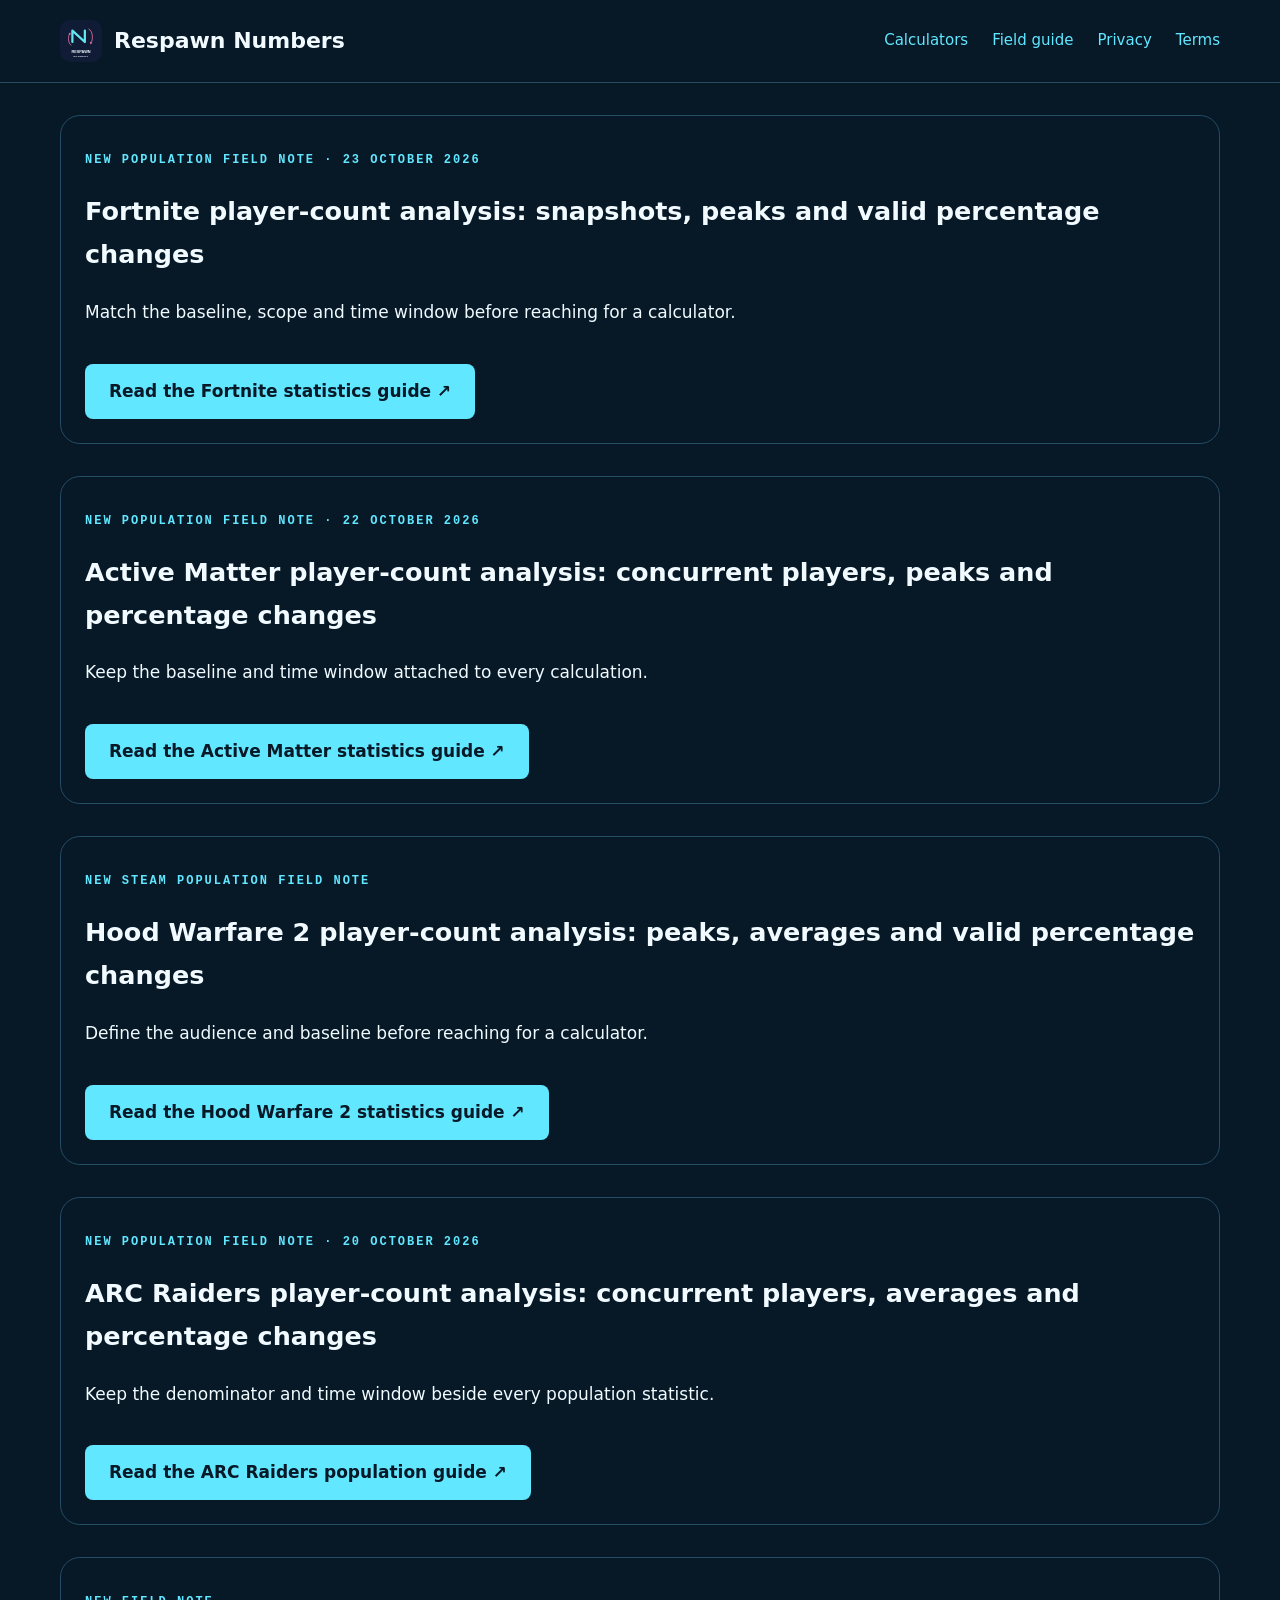
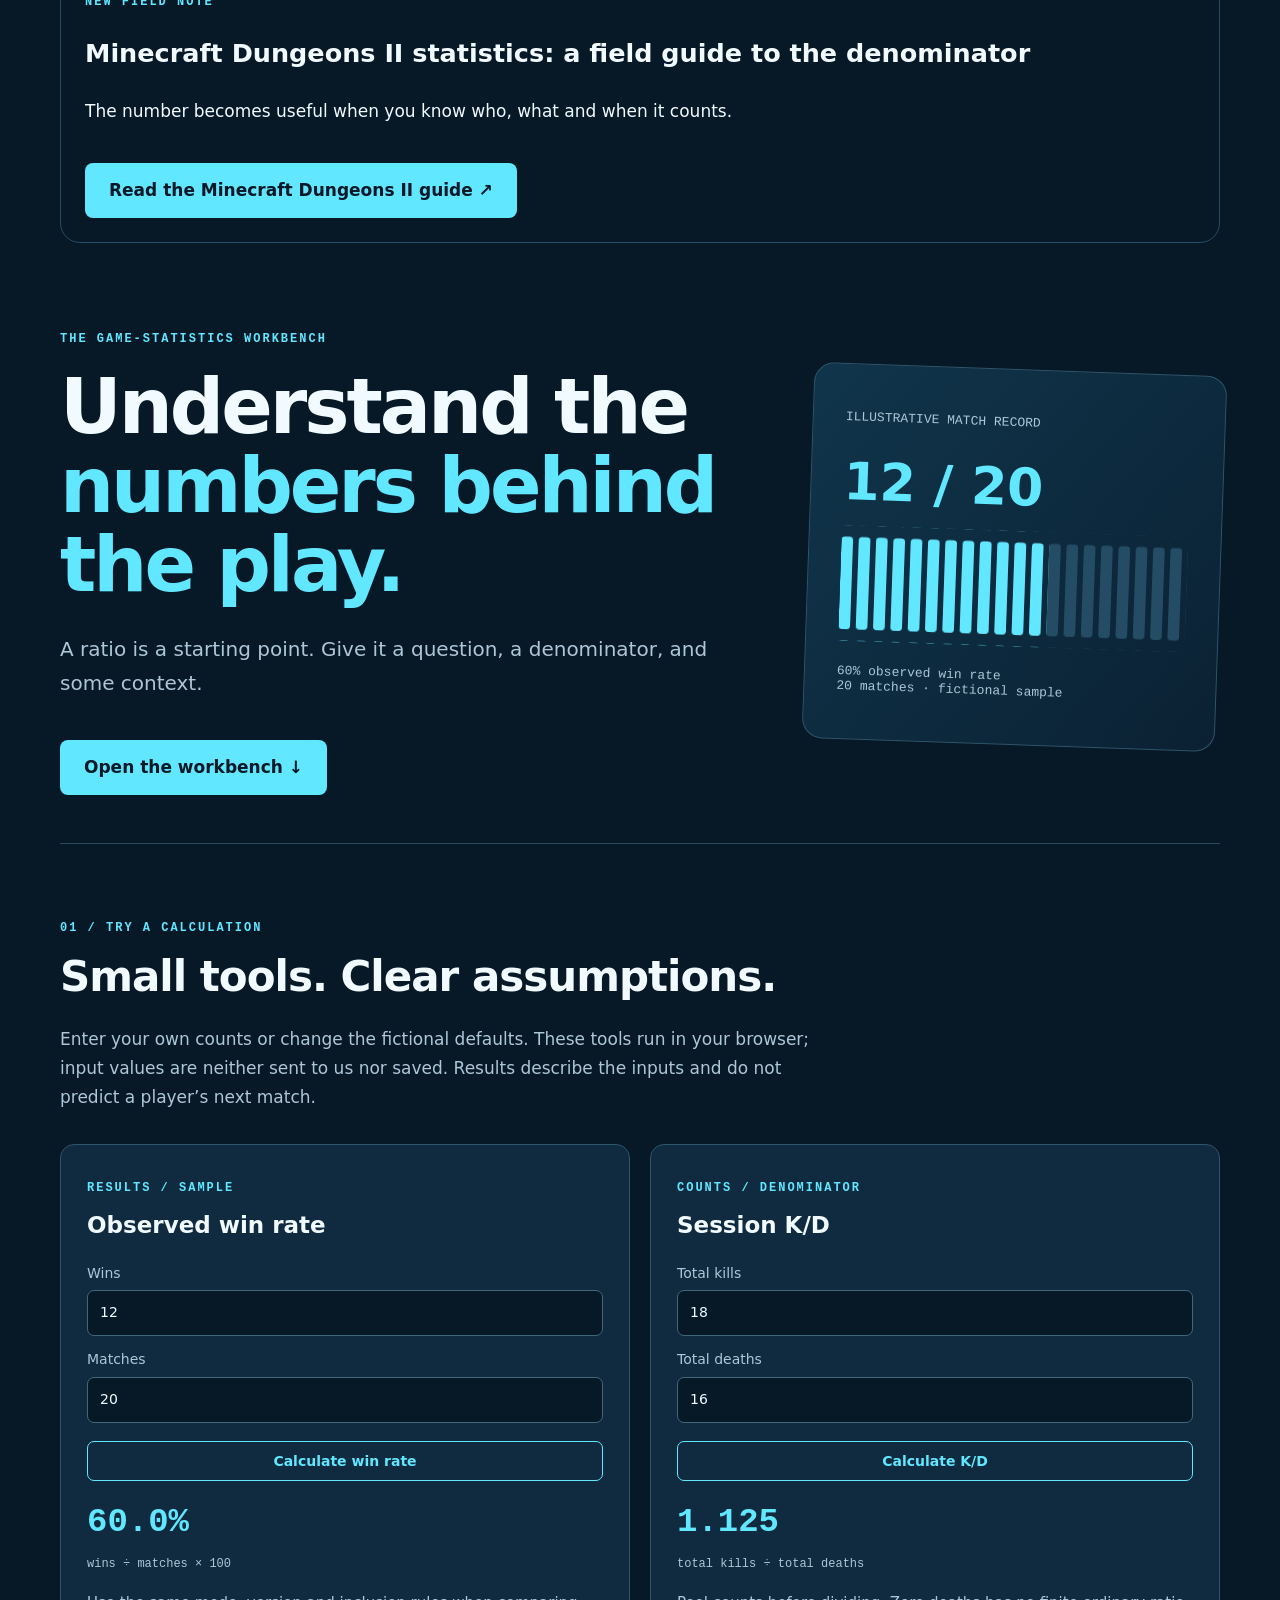
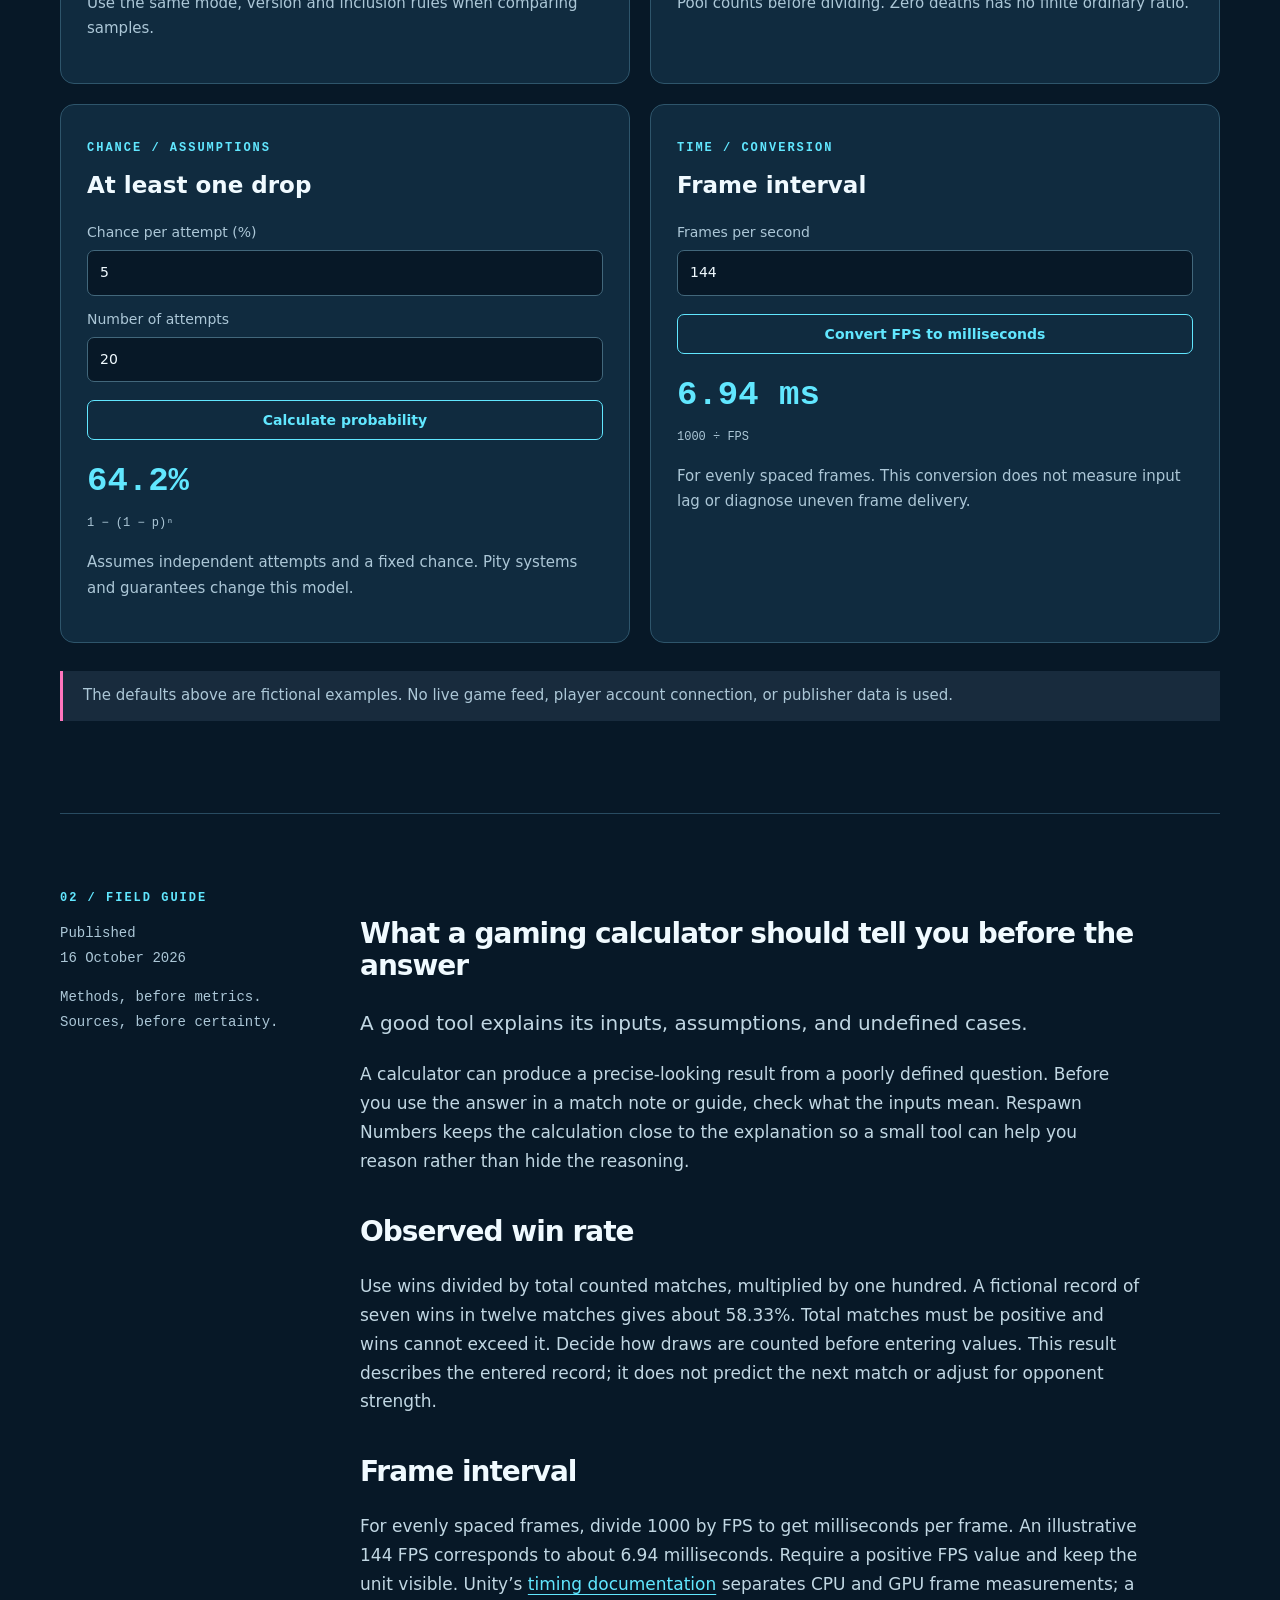
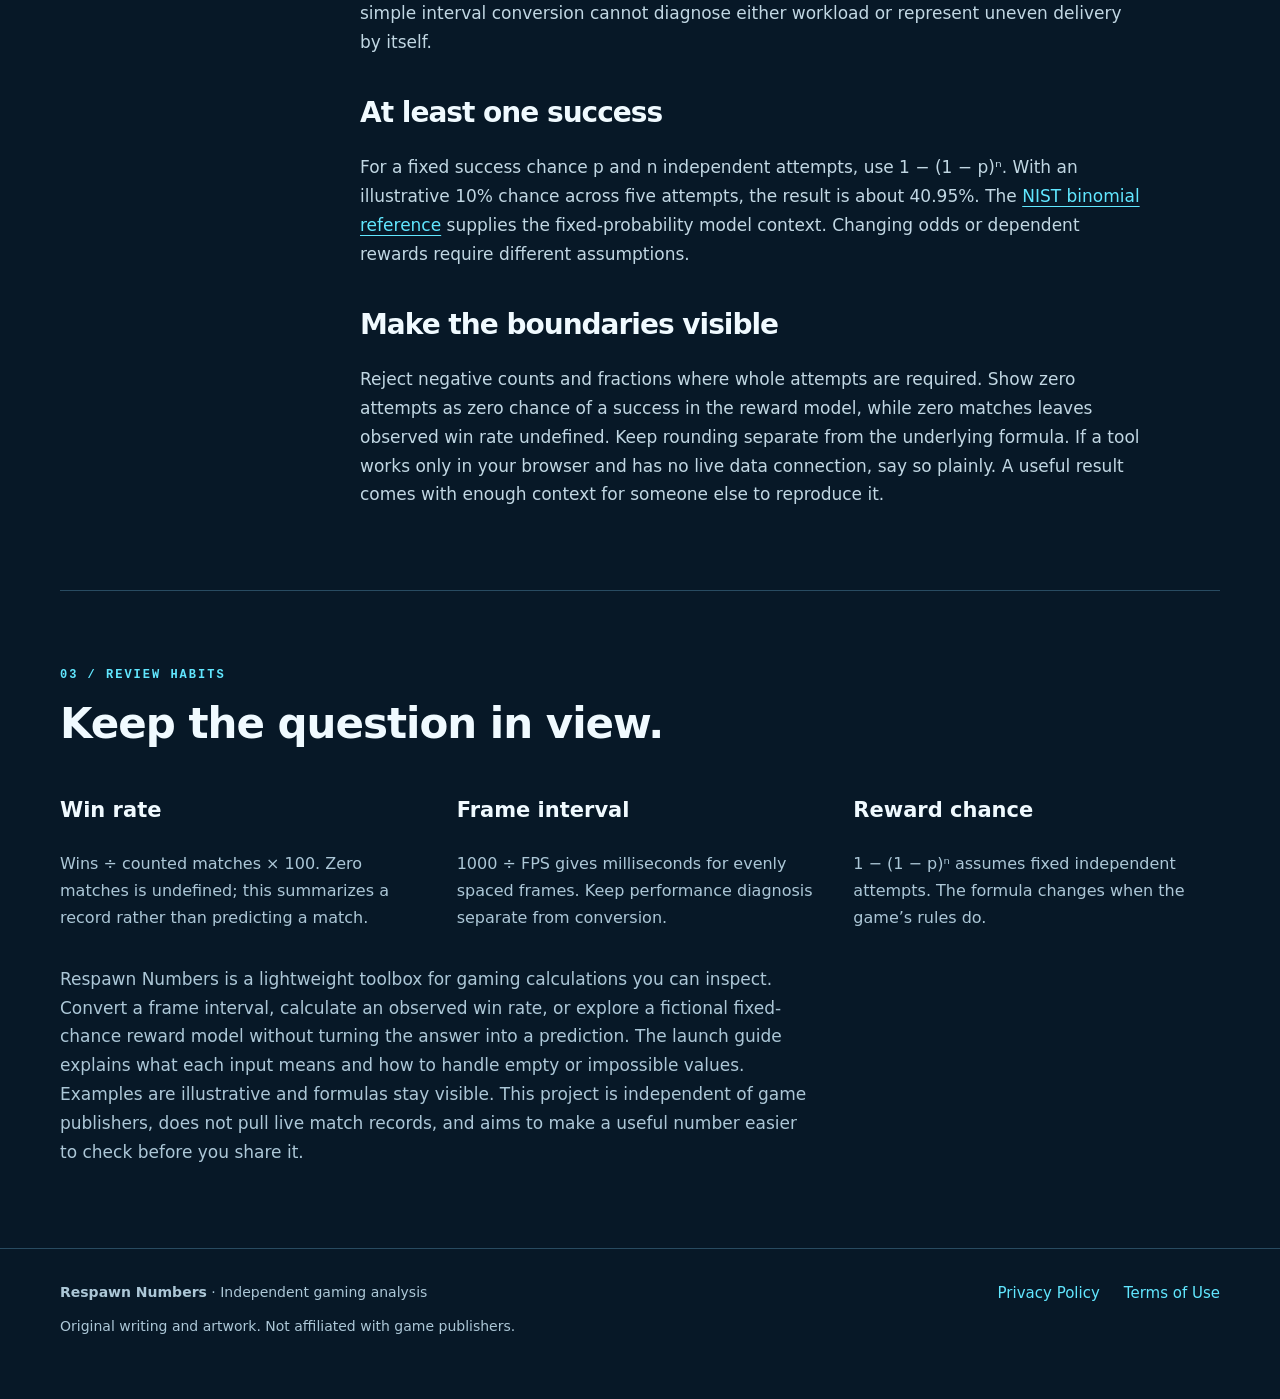
<file: index.html>
<!doctype html><html lang="en"><head><meta charset="utf-8"><meta name="viewport" content="width=device-width, initial-scale=1"><meta name="description" content="Transparent gaming statistics explainers and free calculators for win rate, K/D and independent drop probability."><title>Game-statistics workbench · Respawn Numbers</title><link rel="icon" href="logo.svg" type="image/svg+xml"><link rel="stylesheet" href="style.css"></head><body><a class="skip" href="#main">Skip to content</a><header><div class="wrap"><a class="brand" href="index.html"><img src="logo.svg" alt="" width="42" height="42">Respawn Numbers</a><nav aria-label="Main navigation"><a href="index.html#calculators">Calculators</a><a href="index.html#guide">Field guide</a><a href="privacy.html">Privacy</a><a href="terms.html">Terms</a></nav></div></header><main id="main"><div class="wrap"><section style="margin-top:32px;padding:24px;border:1px solid #254c65;border-radius:20px"><p class="eyebrow">New population field note · 23 October 2026</p><h2>Fortnite player-count analysis: snapshots, peaks and valid percentage changes</h2><p>Match the baseline, scope and time window before reaching for a calculator.</p><a class="cta" href="fortnite-player-count.html">Read the Fortnite statistics guide ↗</a></section><section style="margin-top:32px;padding:24px;border:1px solid #254c65;border-radius:20px"><p class="eyebrow">New population field note · 22 October 2026</p><h2>Active Matter player-count analysis: concurrent players, peaks and percentage changes</h2><p>Keep the baseline and time window attached to every calculation.</p><a class="cta" href="active-matter-player-count.html">Read the Active Matter statistics guide ↗</a></section><section style="margin-top:32px;padding:24px;border:1px solid #254c65;border-radius:20px"><p class="eyebrow">New Steam population field note</p><h2>Hood Warfare 2 player-count analysis: peaks, averages and valid percentage changes</h2><p>Define the audience and baseline before reaching for a calculator.</p><a class="cta" href="hood-warfare-2-player-count.html">Read the Hood Warfare 2 statistics guide ↗</a></section><section style="margin-top:32px;padding:24px;border:1px solid #254c65;border-radius:20px"><p class="eyebrow">New population field note · 20 October 2026</p><h2>ARC Raiders player-count analysis: concurrent players, averages and percentage changes</h2><p>Keep the denominator and time window beside every population statistic.</p><a class="cta" href="arc-raiders-player-count.html">Read the ARC Raiders population guide ↗</a></section><section style="margin-top:32px;padding:24px;border:1px solid #254c65;border-radius:20px"><p class="eyebrow">New field note</p><h2>Minecraft Dungeons II statistics: a field guide to the denominator</h2><p>The number becomes useful when you know who, what and when it counts.</p><a class="cta" href="minecraft-dungeons-ii.html">Read the Minecraft Dungeons II guide ↗</a></section><section class="hero" aria-labelledby="hero-title"><div><p class="eyebrow">The game-statistics workbench</p><h1 id="hero-title">Understand the<br><span>numbers behind<br>the play.</span></h1><p class="lead">A ratio is a starting point. Give it a question, a denominator, and some context.</p><a class="cta" href="#calculators">Open the workbench ↓</a></div><div class="visual" aria-label="Illustrative win-rate example: 12 wins in 20 matches equals 60 percent"><p>ILLUSTRATIVE MATCH RECORD</p><strong>12 / 20</strong><svg viewBox="0 0 300 100" role="img" aria-label="Twelve of twenty match markers highlighted in cyan"><defs><pattern id="slots" width="15" height="90" patternUnits="userSpaceOnUse"><rect width="10" height="80" y="10" rx="3" fill="#254c65"/></pattern><pattern id="wins-pattern" width="15" height="90" patternUnits="userSpaceOnUse"><rect width="10" height="80" y="10" rx="3" fill="#61e7ff"/></pattern></defs><rect width="300" height="100" fill="url(#slots)"/><rect width="180" height="100" fill="url(#wins-pattern)"/></svg><p>60% observed win rate<br>20 matches · fictional sample</p></div></section><section id="calculators" class="section"><p class="eyebrow">01 / Try a calculation</p><h2>Small tools. Clear assumptions.</h2><p class="section-intro">Enter your own counts or change the fictional defaults. These tools run in your browser; input values are neither sent to us nor saved. Results describe the inputs and do not predict a player’s next match.</p><div class="grid"><section class="card"><span class="eyebrow">Results / sample</span><h3>Observed win rate</h3><label for="wins">Wins<input id="wins" type="number" min="0" step="1" value="12"></label><label for="matches">Matches<input id="matches" type="number" min="1" step="1" value="20"></label><button id="win-button" type="button">Calculate win rate</button><output id="win-result" class="result" aria-live="polite">60.0%</output><span class="formula">wins ÷ matches × 100</span><p>Use the same mode, version and inclusion rules when comparing samples.</p></section><section class="card"><span class="eyebrow">Counts / denominator</span><h3>Session K/D</h3><label for="kills">Total kills<input id="kills" type="number" min="0" step="1" value="18"></label><label for="deaths">Total deaths<input id="deaths" type="number" min="0" step="1" value="16"></label><button id="kd-button" type="button">Calculate K/D</button><output id="kd-result" class="result" aria-live="polite">1.125</output><span class="formula">total kills ÷ total deaths</span><p>Pool counts before dividing. Zero deaths has no finite ordinary ratio.</p></section><section class="card"><span class="eyebrow">Chance / assumptions</span><h3>At least one drop</h3><label for="chance">Chance per attempt (%)<input id="chance" type="number" min="0" max="100" step="any" value="5"></label><label for="attempts">Number of attempts<input id="attempts" type="number" min="0" step="1" value="20"></label><button id="drop-button" type="button">Calculate probability</button><output id="drop-result" class="result" aria-live="polite">64.2%</output><span class="formula">1 − (1 − p)ⁿ</span><p>Assumes independent attempts and a fixed chance. Pity systems and guarantees change this model.</p></section><section class="card"><span class="eyebrow">Time / conversion</span><h3>Frame interval</h3><label for="fps">Frames per second<input id="fps" type="number" min="0" step="any" value="144"></label><button id="frame-button" type="button">Convert FPS to milliseconds</button><output id="frame-result" class="result" aria-live="polite">6.94 ms</output><span class="formula">1000 ÷ FPS</span><p>For evenly spaced frames. This conversion does not measure input lag or diagnose uneven frame delivery.</p></section></div><p class="note">The defaults above are fictional examples. No live game feed, player account connection, or publisher data is used.</p></section><section class="section editorial" id="guide"><aside><p class="eyebrow">02 / Field guide</p><p>Published<br>16 October 2026</p><p>Methods, before metrics.<br>Sources, before certainty.</p></aside><article class="prose"><h2>What a gaming calculator should tell you before the answer</h2><p class="lead">A good tool explains its inputs, assumptions, and undefined cases.</p><p>A calculator can produce a precise-looking result from a poorly defined question. Before you use the answer in a match note or guide, check what the inputs mean. Respawn Numbers keeps the calculation close to the explanation so a small tool can help you reason rather than hide the reasoning.</p><h2>Observed win rate</h2><p>Use wins divided by total counted matches, multiplied by one hundred. A fictional record of seven wins in twelve matches gives about 58.33%. Total matches must be positive and wins cannot exceed it. Decide how draws are counted before entering values. This result describes the entered record; it does not predict the next match or adjust for opponent strength.</p><h2>Frame interval</h2><p>For evenly spaced frames, divide 1000 by FPS to get milliseconds per frame. An illustrative 144 FPS corresponds to about 6.94 milliseconds. Require a positive FPS value and keep the unit visible. Unity’s <a href="https://docs.unity3d.com/6000.0/Documentation/Manual/frame-timing-manager-counter-reference.html">timing documentation</a> separates CPU and GPU frame measurements; a simple interval conversion cannot diagnose either workload or represent uneven delivery by itself.</p><h2>At least one success</h2><p>For a fixed success chance p and n independent attempts, use 1 − (1 − p)ⁿ. With an illustrative 10% chance across five attempts, the result is about 40.95%. The <a href="https://www.itl.nist.gov/div898/handbook/eda/section3/eda366i.htm">NIST binomial reference</a> supplies the fixed-probability model context. Changing odds or dependent rewards require different assumptions.</p><h2>Make the boundaries visible</h2><p>Reject negative counts and fractions where whole attempts are required. Show zero attempts as zero chance of a success in the reward model, while zero matches leaves observed win rate undefined. Keep rounding separate from the underlying formula. If a tool works only in your browser and has no live data connection, say so plainly. A useful result comes with enough context for someone else to reproduce it.</p></article></section><section class="section"><p class="eyebrow">03 / Review habits</p><h2>Keep the question in view.</h2><div class="small-cards"><section><h3>Win rate</h3><p>Wins ÷ counted matches × 100. Zero matches is undefined; this summarizes a record rather than predicting a match.</p></section><section><h3>Frame interval</h3><p>1000 ÷ FPS gives milliseconds for evenly spaced frames. Keep performance diagnosis separate from conversion.</p></section><section><h3>Reward chance</h3><p>1 − (1 − p)ⁿ assumes fixed independent attempts. The formula changes when the game’s rules do.</p></section></div><p class="section-intro">Respawn Numbers is a lightweight toolbox for gaming calculations you can inspect. Convert a frame interval, calculate an observed win rate, or explore a fictional fixed-chance reward model without turning the answer into a prediction. The launch guide explains what each input means and how to handle empty or impossible values. Examples are illustrative and formulas stay visible. This project is independent of game publishers, does not pull live match records, and aims to make a useful number easier to check before you share it.</p></section></div></main><footer><div class="wrap"><div><p><strong>Respawn Numbers</strong> · Independent gaming analysis</p><p>Original writing and artwork. Not affiliated with game publishers.</p></div><nav aria-label="Legal navigation"><a href="privacy.html">Privacy Policy</a><a href="terms.html">Terms of Use</a></nav></div></footer><script src="calculators.js" defer></script></body></html>
</file>
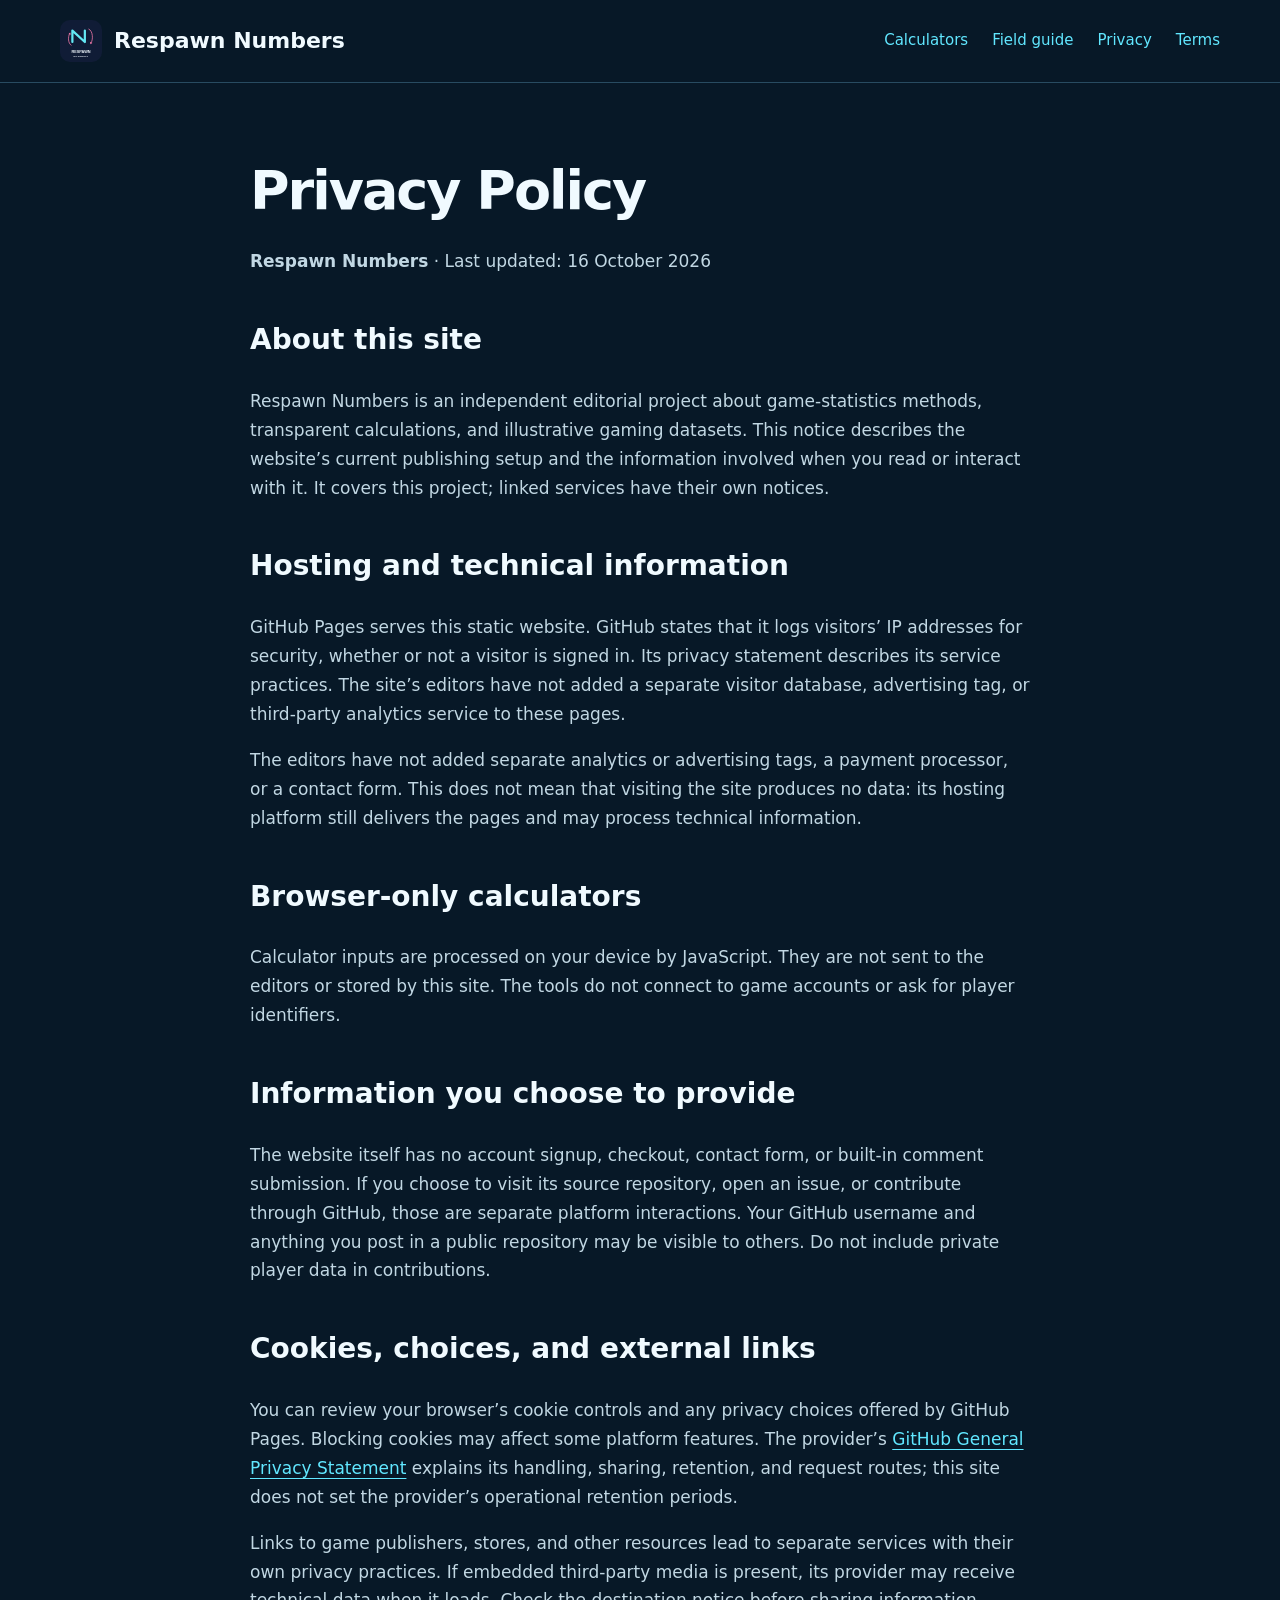
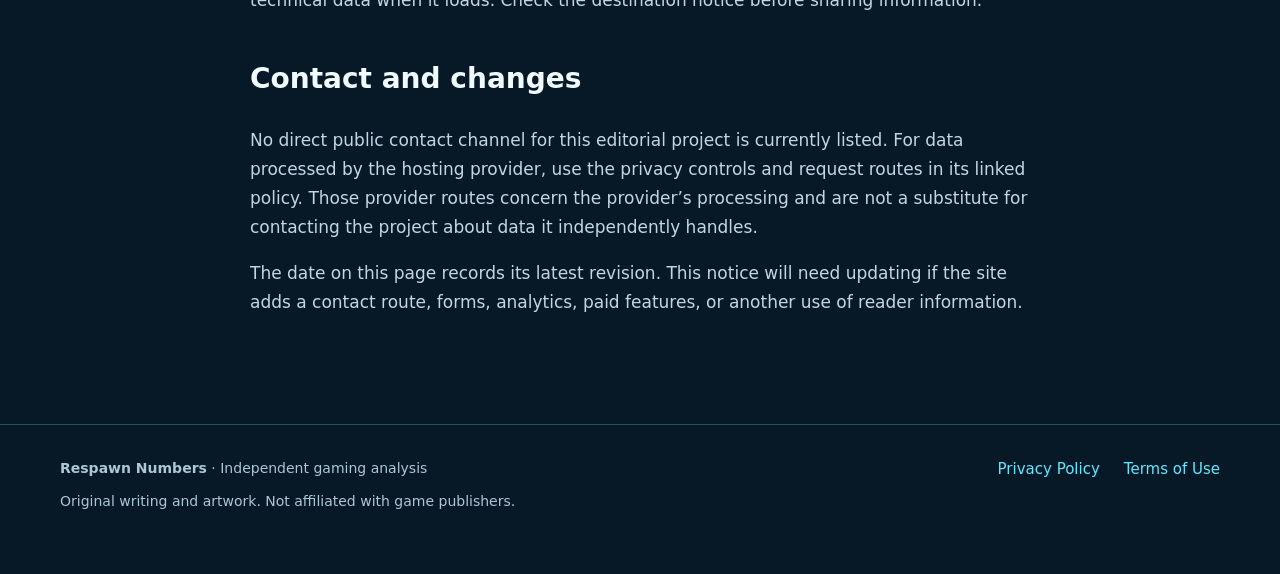
<file: privacy.html>
<!doctype html><html lang="en"><head><meta charset="utf-8"><meta name="viewport" content="width=device-width, initial-scale=1"><meta name="description" content="Transparent gaming statistics explainers and free calculators for win rate, K/D and independent drop probability."><title>Privacy Policy · Respawn Numbers</title><link rel="icon" href="logo.svg" type="image/svg+xml"><link rel="stylesheet" href="style.css"></head><body><a class="skip" href="#main">Skip to content</a><header><div class="wrap"><a class="brand" href="index.html"><img src="logo.svg" alt="" width="42" height="42">Respawn Numbers</a><nav aria-label="Main navigation"><a href="index.html#calculators">Calculators</a><a href="index.html#guide">Field guide</a><a href="privacy.html">Privacy</a><a href="terms.html">Terms</a></nav></div></header><main id="main" class="wrap policy"><article class="prose"><h1>Privacy Policy</h1>
<p><strong>Respawn Numbers</strong> · Last updated: 16 October 2026</p>
<h2>About this site</h2>
<p>Respawn Numbers is an independent editorial project about game-statistics methods, transparent calculations, and illustrative gaming datasets. This notice describes the website’s current publishing setup and the information involved when you read or interact with it. It covers this project; linked services have their own notices.</p>
<h2>Hosting and technical information</h2>
<p>GitHub Pages serves this static website. GitHub states that it logs visitors’ IP addresses for security, whether or not a visitor is signed in. Its privacy statement describes its service practices. The site’s editors have not added a separate visitor database, advertising tag, or third-party analytics service to these pages.</p>
<p>The editors have not added separate analytics or advertising tags, a payment processor, or a contact form. This does not mean that visiting the site produces no data: its hosting platform still delivers the pages and may process technical information.</p>
<h2>Browser-only calculators</h2><p>Calculator inputs are processed on your device by JavaScript. They are not sent to the editors or stored by this site. The tools do not connect to game accounts or ask for player identifiers.</p><h2>Information you choose to provide</h2>
<p>The website itself has no account signup, checkout, contact form, or built-in comment submission. If you choose to visit its source repository, open an issue, or contribute through GitHub, those are separate platform interactions. Your GitHub username and anything you post in a public repository may be visible to others. Do not include private player data in contributions.</p>
<h2>Cookies, choices, and external links</h2>
<p>You can review your browser’s cookie controls and any privacy choices offered by GitHub Pages. Blocking cookies may affect some platform features. The provider’s <a href="https://docs.github.com/en/site-policy/privacy-policies/github-general-privacy-statement">GitHub General Privacy Statement</a> explains its handling, sharing, retention, and request routes; this site does not set the provider’s operational retention periods.</p>
<p>Links to game publishers, stores, and other resources lead to separate services with their own privacy practices. If embedded third-party media is present, its provider may receive technical data when it loads. Check the destination notice before sharing information.</p>
<h2>Contact and changes</h2>
<p>No direct public contact channel for this editorial project is currently listed. For data processed by the hosting provider, use the privacy controls and request routes in its linked policy. Those provider routes concern the provider’s processing and are not a substitute for contacting the project about data it independently handles.</p>
<p>The date on this page records its latest revision. This notice will need updating if the site adds a contact route, forms, analytics, paid features, or another use of reader information.</p>
</article></main><footer><div class="wrap"><div><p><strong>Respawn Numbers</strong> · Independent gaming analysis</p><p>Original writing and artwork. Not affiliated with game publishers.</p></div><nav aria-label="Legal navigation"><a href="privacy.html">Privacy Policy</a><a href="terms.html">Terms of Use</a></nav></div></footer></body></html>
</file>
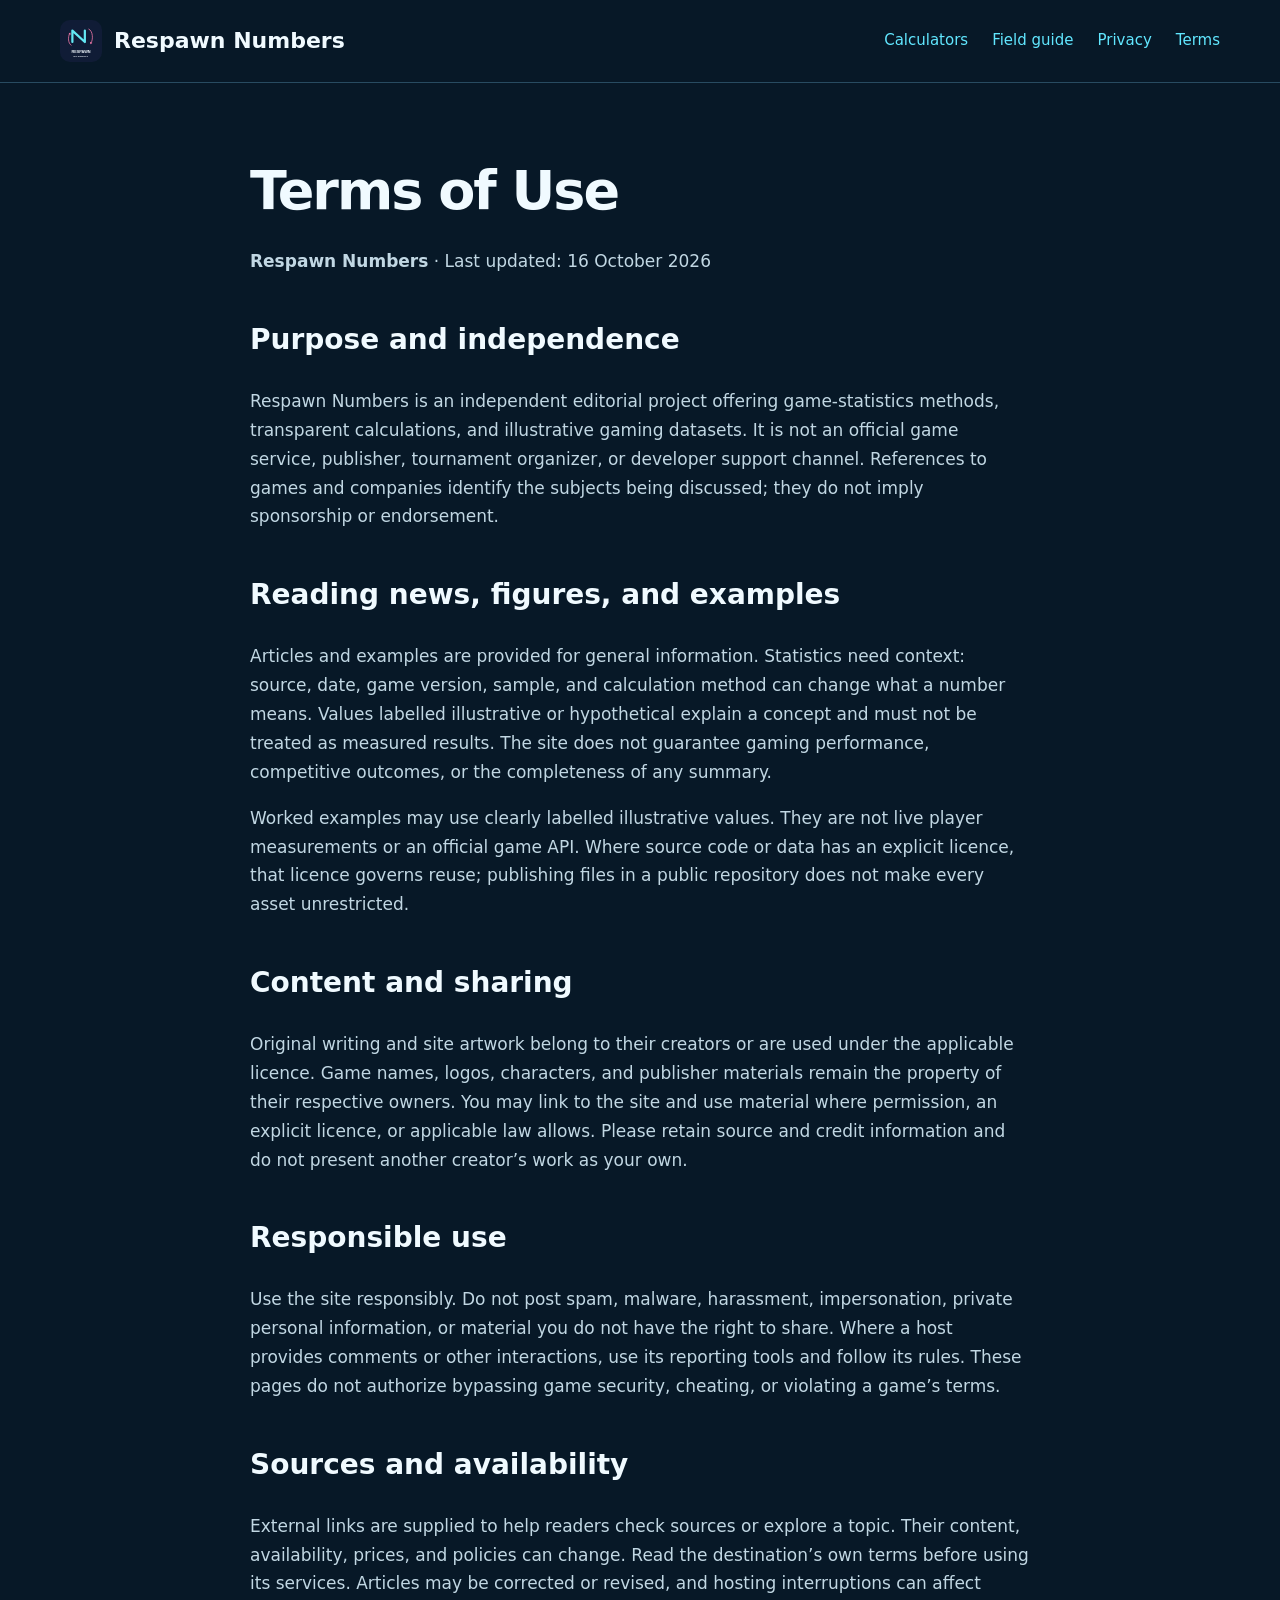
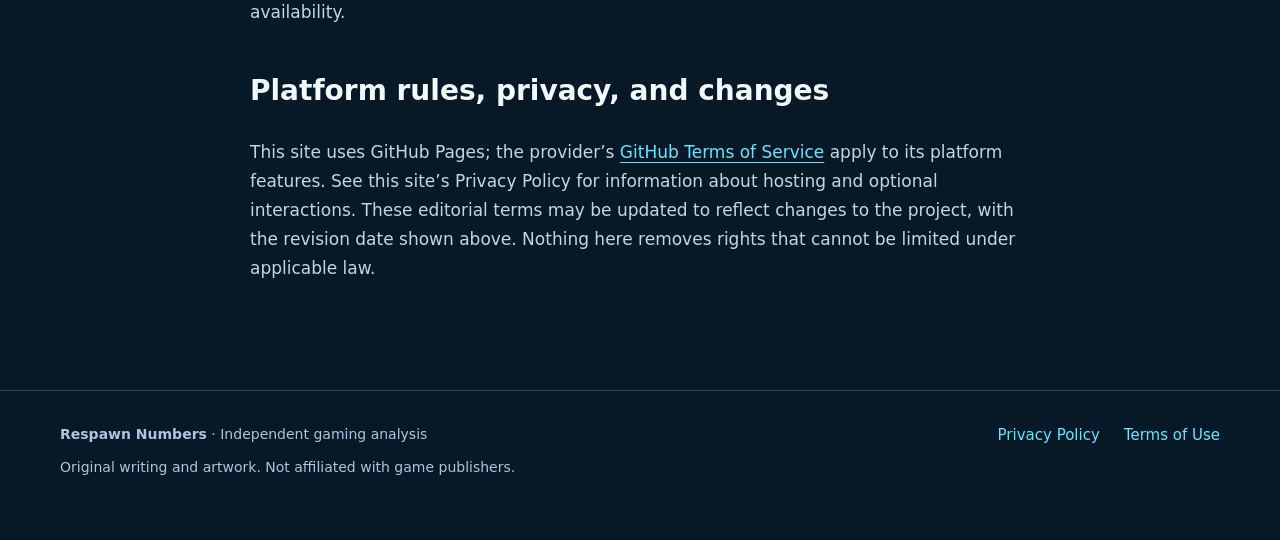
<file: terms.html>
<!doctype html><html lang="en"><head><meta charset="utf-8"><meta name="viewport" content="width=device-width, initial-scale=1"><meta name="description" content="Transparent gaming statistics explainers and free calculators for win rate, K/D and independent drop probability."><title>Terms of Use · Respawn Numbers</title><link rel="icon" href="logo.svg" type="image/svg+xml"><link rel="stylesheet" href="style.css"></head><body><a class="skip" href="#main">Skip to content</a><header><div class="wrap"><a class="brand" href="index.html"><img src="logo.svg" alt="" width="42" height="42">Respawn Numbers</a><nav aria-label="Main navigation"><a href="index.html#calculators">Calculators</a><a href="index.html#guide">Field guide</a><a href="privacy.html">Privacy</a><a href="terms.html">Terms</a></nav></div></header><main id="main" class="wrap policy"><article class="prose"><h1>Terms of Use</h1>
<p><strong>Respawn Numbers</strong> · Last updated: 16 October 2026</p>
<h2>Purpose and independence</h2>
<p>Respawn Numbers is an independent editorial project offering game-statistics methods, transparent calculations, and illustrative gaming datasets. It is not an official game service, publisher, tournament organizer, or developer support channel. References to games and companies identify the subjects being discussed; they do not imply sponsorship or endorsement.</p>
<h2>Reading news, figures, and examples</h2>
<p>Articles and examples are provided for general information. Statistics need context: source, date, game version, sample, and calculation method can change what a number means. Values labelled illustrative or hypothetical explain a concept and must not be treated as measured results. The site does not guarantee gaming performance, competitive outcomes, or the completeness of any summary.</p>
<p>Worked examples may use clearly labelled illustrative values. They are not live player measurements or an official game API. Where source code or data has an explicit licence, that licence governs reuse; publishing files in a public repository does not make every asset unrestricted.</p>
<h2>Content and sharing</h2>
<p>Original writing and site artwork belong to their creators or are used under the applicable licence. Game names, logos, characters, and publisher materials remain the property of their respective owners. You may link to the site and use material where permission, an explicit licence, or applicable law allows. Please retain source and credit information and do not present another creator’s work as your own.</p>
<h2>Responsible use</h2>
<p>Use the site responsibly. Do not post spam, malware, harassment, impersonation, private personal information, or material you do not have the right to share. Where a host provides comments or other interactions, use its reporting tools and follow its rules. These pages do not authorize bypassing game security, cheating, or violating a game’s terms.</p>
<h2>Sources and availability</h2>
<p>External links are supplied to help readers check sources or explore a topic. Their content, availability, prices, and policies can change. Read the destination’s own terms before using its services. Articles may be corrected or revised, and hosting interruptions can affect availability.</p>
<h2>Platform rules, privacy, and changes</h2>
<p>This site uses GitHub Pages; the provider’s <a href="https://docs.github.com/en/site-policy/github-terms/github-terms-of-service">GitHub Terms of Service</a> apply to its platform features. See this site’s Privacy Policy for information about hosting and optional interactions. These editorial terms may be updated to reflect changes to the project, with the revision date shown above. Nothing here removes rights that cannot be limited under applicable law.</p>
</article></main><footer><div class="wrap"><div><p><strong>Respawn Numbers</strong> · Independent gaming analysis</p><p>Original writing and artwork. Not affiliated with game publishers.</p></div><nav aria-label="Legal navigation"><a href="privacy.html">Privacy Policy</a><a href="terms.html">Terms of Use</a></nav></div></footer></body></html>
</file>
<file: style.css>
:root{color-scheme:dark;--bg:#071827;--panel:#102b3f;--cyan:#61e7ff;--pink:#ff75bd;--ink:#f0faff;--muted:#acc7d7}*{box-sizing:border-box}html{scroll-behavior:smooth}body{margin:0;background:var(--bg);color:var(--ink);font:17px/1.7 system-ui,Segoe UI,sans-serif}a{color:var(--cyan);text-underline-offset:4px}a:hover{color:var(--pink)}a:focus-visible,button:focus-visible,input:focus-visible{outline:3px solid var(--pink);outline-offset:5px}.skip{position:absolute;left:20px;top:-100px;background:var(--panel);padding:12px;z-index:9}.skip:focus{top:12px}.wrap{width:min(1160px,92%);margin:auto}header{border-bottom:1px solid #284b61}header .wrap{display:flex;justify-content:space-between;align-items:center;gap:24px;flex-wrap:wrap;padding:20px 0}.brand{display:flex;align-items:center;gap:12px;text-decoration:none;color:var(--ink);font-size:22px;font-weight:800}.brand img{width:42px;height:42px;border-radius:10px}nav{display:flex;gap:24px;flex-wrap:wrap}nav a{font-size:15px;text-decoration:none}.hero{padding:76px 0 48px;display:grid;grid-template-columns:1.25fr .75fr;gap:60px;align-items:center}.eyebrow{font:700 12px/1.4 ui-monospace,monospace;letter-spacing:2px;color:var(--cyan);text-transform:uppercase}h1{font-size:clamp(38px,6vw,76px);line-height:1.04;letter-spacing:-3px;margin:20px 0 28px}h1 span{color:var(--cyan)}.lead{font-size:20px;max-width:700px;color:var(--muted)}.cta{display:inline-block;background:var(--cyan);color:#071827!important;border:0;border-radius:8px;padding:13px 24px;font-weight:800;text-decoration:none;margin-top:20px}.visual{border:1px solid #2e556b;border-radius:20px;background:linear-gradient(130deg,#10354b,#0b2133);padding:32px;transform:rotate(2deg)}.visual svg{width:100%;height:auto}.visual p{color:var(--muted);font:13px ui-monospace,monospace}.visual strong{font-size:52px;color:var(--cyan)}.section{padding:64px 0;border-top:1px solid #284b61}.section h2{font-size:clamp(28px,4vw,42px);letter-spacing:-1px;line-height:1.15;margin:16px 0 24px}.section-intro{max-width:750px;color:var(--muted)}.grid{display:grid;grid-template-columns:repeat(2,minmax(0,1fr));gap:20px;margin-top:32px}.card{border:1px solid #2e556b;border-radius:14px;background:var(--panel);padding:26px}.card h3{font-size:23px;line-height:1.2;margin:12px 0 22px}.card p{color:var(--muted);font-size:15px}.card label{display:block;margin-top:12px;color:var(--muted);font-size:14px}.card input{font:inherit;width:100%;background:#071827;border:1px solid #42677b;border-radius:7px;padding:10px 12px;color:var(--ink);margin-top:5px}.card button{cursor:pointer;display:block;width:100%;margin:18px 0;background:transparent;color:var(--cyan);border:1px solid var(--cyan);border-radius:7px;padding:11px;font:700 14px system-ui}.result{display:block;font:700 34px ui-monospace,monospace;color:var(--cyan);line-height:1.25;min-height:46px;margin-top:20px}.formula{font:12px ui-monospace,monospace;color:var(--muted)}.note{border-left:3px solid var(--pink);padding:12px 20px;background:#182b3d;color:var(--muted);font-size:15px;margin:28px 0}.editorial{display:grid;grid-template-columns:240px 1fr;gap:60px}.editorial aside{color:var(--muted);font:14px/1.8 ui-monospace,monospace}.prose{max-width:780px}.prose p{color:#c1d7e3}.prose h2{font-size:28px;margin-top:40px}.prose h1{font-size:48px;letter-spacing:-1.5px}.small-cards{display:grid;grid-template-columns:repeat(3,1fr);gap:30px}.small-cards h3{font-size:21px}.small-cards p{color:var(--muted);font-size:16px}footer{border-top:1px solid #284b61;padding:32px 0 50px;color:var(--muted);font-size:14px}footer .wrap{display:flex;justify-content:space-between;gap:24px;flex-wrap:wrap}footer p{margin:0 0 10px}.policy{padding:60px 0 90px}.policy h1{font-size:54px;letter-spacing:-2px}.policy .prose{margin:auto}@media(max-width:760px){header .wrap{align-items:flex-start}nav{gap:14px}.hero{grid-template-columns:1fr;padding-top:45px;gap:28px}h1{letter-spacing:-1.5px}.visual{max-width:420px;transform:none}.grid,.small-cards{grid-template-columns:1fr}.editorial{grid-template-columns:1fr;gap:20px}.section{padding:44px 0}.policy{padding-top:35px}}@media(prefers-reduced-motion:reduce){html{scroll-behavior:auto}}
</file>
